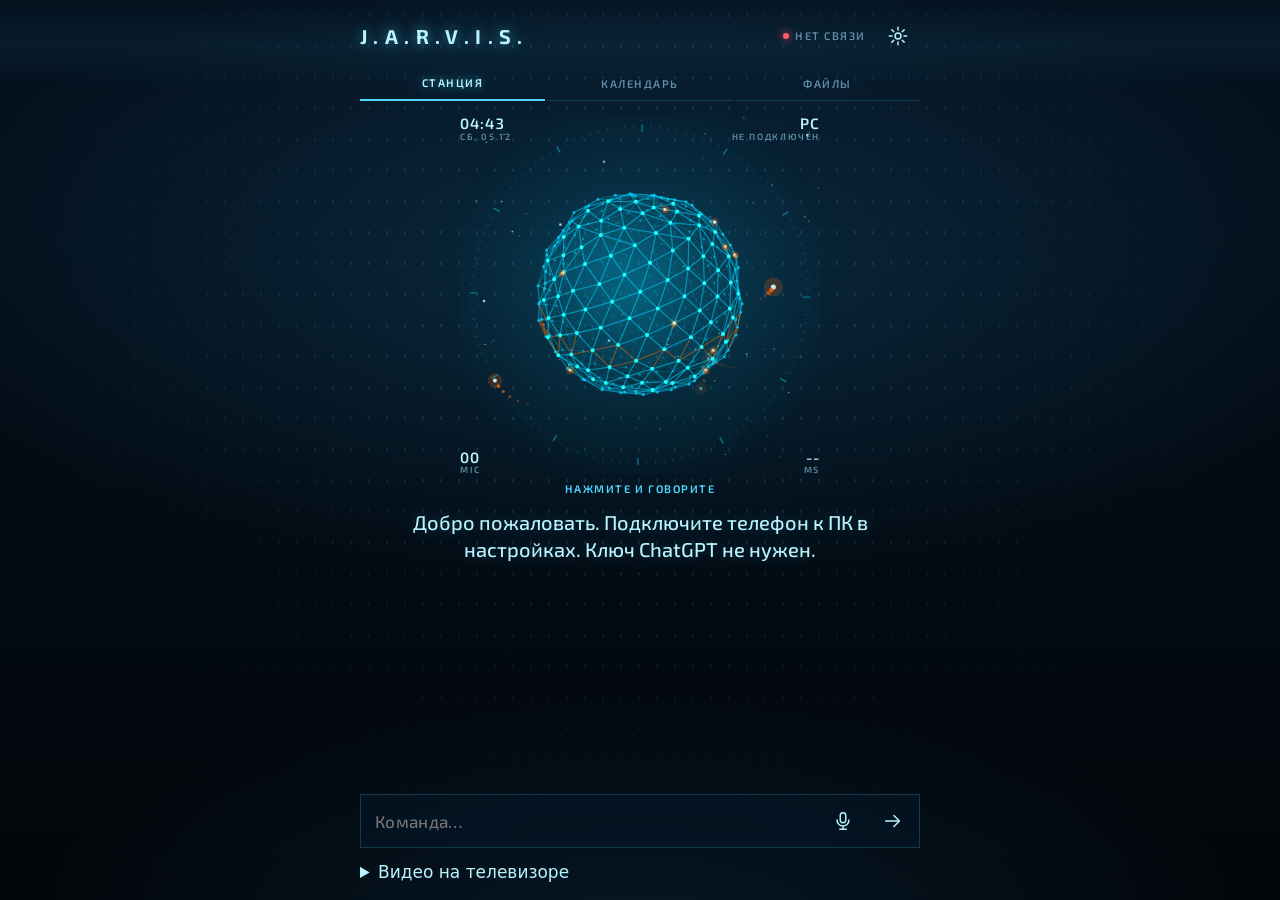
<file: index.html>
<!doctype html>
<html lang="ru">
<head>
<meta charset="utf-8">
<meta name="viewport" content="width=device-width,initial-scale=1,viewport-fit=cover">
<meta http-equiv="Content-Security-Policy" content="default-src 'self'; script-src 'self' https://cdn.jsdelivr.net; style-src 'self'; img-src 'self' blob: data:; media-src 'self' blob:; connect-src 'self' https://www.googleapis.com https://api.open-meteo.com https://geocoding-api.open-meteo.com https://*.ts.net https://cdn.jsdelivr.net; base-uri 'none'; form-action 'none'">
<meta name="referrer" content="no-referrer">
<meta name="apple-mobile-web-app-capable" content="yes">
<meta name="mobile-web-app-capable" content="yes">
<meta name="apple-mobile-web-app-status-bar-style" content="black-translucent">
<meta name="apple-mobile-web-app-title" content="JARVIS">
<meta name="theme-color" content="#02060a">
<link rel="manifest" href="manifest.webmanifest">
<link rel="apple-touch-icon" href="icon-180.png">
<link rel="icon" href="icon-180.png">
<link rel="stylesheet" href="app.css">
<link rel="stylesheet" href="mobile.css">
<title>JARVIS</title>
</head>
<body>
<main id="app" class="screen">
  <header class="brand">
    <h1>J.A.R.V.I.S.</h1>
    <span class="hud status"><span id="dot" class="dot"></span><span id="conn">в сети</span></span>
    <button id="gear" class="icon" type="button" aria-label="Настройки">
      <svg viewBox="0 0 24 24" aria-hidden="true"><circle cx="12" cy="12" r="3.2"/><path d="M12 2.5v3M12 18.5v3M2.5 12h3M18.5 12h3M5.3 5.3l2.1 2.1M16.6 16.6l2.1 2.1M5.3 18.7l2.1-2.1M16.6 7.4l2.1-2.1"/></svg>
    </button>
  </header>
  <nav class="tabs3">
    <button data-tab="station" class="tab on">Станция</button>
    <button data-tab="calendar" class="tab">Календарь</button>
    <button data-tab="files" class="tab">Файлы</button>
  </nav>

  <section id="station" class="pane">
    <div class="hudwrap">
      <div class="readout tl"><b id="clock">--:--</b><span id="date">--</span></div>
      <div class="readout tr"><b id="pcmark">PC</b><span id="pcstate">нет связи</span></div>
      <button id="reactor" class="reactor" type="button" aria-label="Говорить с JARVIS"><canvas id="orb" aria-hidden="true"></canvas></button>
      <div class="readout bl"><b id="lvl">00</b><span>mic</span></div>
      <div class="readout br"><b id="lat">--</b><span>ms</span></div>
    </div>
    <div id="state" class="label hud">нажмите и говорите</div>
    <p id="reply" class="reply" aria-live="polite"></p>
    <div id="extra" class="extra"></div>
    <form id="ask" class="askbar">
      <input id="say" maxlength="1000" placeholder="Команда…" enterkeyhint="send" autocomplete="off">
      <button id="mic" class="icon" type="button" aria-label="Говорить">
        <svg viewBox="0 0 24 24" aria-hidden="true"><rect x="9" y="3" width="6" height="11" rx="3"/><path d="M5.5 11a6.5 6.5 0 0 0 13 0M12 17.5V21M8.5 21h7"/></svg>
      </button>
      <button class="icon send" type="submit" aria-label="Передать">
        <svg viewBox="0 0 24 24" aria-hidden="true"><path d="M4 12h15M13 6l6 6-6 6"/></svg>
      </button>
    </form>
    <details id="tvpanel">
      <summary>Видео на телевизоре</summary>
      <p id="tvdev" class="muted small" hidden>DEV — ChatGPT и видео через компьютер</p>
      <div id="tvpair" hidden>
        <label for="tvcode">Код подключения с компьютера</label>
        <div class="askbar">
          <input id="tvcode" inputmode="numeric" autocomplete="one-time-code" maxlength="6" placeholder="6 цифр">
          <button id="tvpairbutton" type="button">Подключить</button>
        </div>
        <p id="tvpairstate" class="muted small" role="status"></p>
      </div>
      <p class="muted small">Вставьте ссылку на найденное видео. Нужны включённый ПК и подключение к нему в настройках.</p>
      <form id="tvform" class="askbar">
        <input id="tvurl" type="url" maxlength="500" required placeholder="https://…" aria-label="Ссылка на видео" enterkeyhint="send">
        <button id="tvsend" type="submit">На ТВ</button>
      </form>
      <p id="tvmsg" class="muted small" role="status" aria-live="polite">Ссылка отправляется по кнопке «На ТВ». Поддержка сайта зависит от исполнителя на ПК.</p>
    </details>
  </section>

  <section id="calendar" class="pane" hidden>
    <div class="row"><button id="calrefresh" type="button" class="wide">Обновить</button></div>
    <ul id="callist" class="list"></ul>
  </section>

  <section id="files" class="pane" hidden>
    <h2 class="hud">С телефона на компьютер</h2>
    <label class="wide filebtn">Выбрать файл и отправить<input id="upload" type="file" multiple></label>
    <p id="upmsg" class="muted small"></p>
    <h2 class="hud">С компьютера на телефон</h2>
    <form id="findform" class="askbar">
      <input id="findq" maxlength="100" placeholder="Имя файла на ПК…" autocomplete="off">
      <button class="icon send" type="submit" aria-label="Найти"><svg viewBox="0 0 24 24" aria-hidden="true"><circle cx="10.5" cy="10.5" r="6"/><path d="M15 15l5 5"/></svg></button>
    </form>
    <ul id="findlist" class="list"></ul>
  </section>
</main>

<aside id="settings" class="sheet" hidden aria-label="Настройки">
  <div class="sheet-body frame">
    <div class="sheet-head"><span class="hud">настройки</span>
      <button id="close" class="icon" type="button" aria-label="Закрыть"><svg viewBox="0 0 24 24" aria-hidden="true"><path d="M6 6l12 12M18 6L6 18"/></svg></button></div>
    <button id="briefing" type="button" class="wide">Брифинг</button>

    <h2 class="hud">ChatGPT</h2>
    <p id="chatgptstate" class="muted small">Подключение через ваш ПК. Ключ API на телефоне не нужен.</p>
    <h2 class="hud">Голос</h2>
    <p class="muted small">Распознавание на ПК, озвучивание голосом телефона. Без дополнительных ключей.</p>
    <label class="check"><input id="speak" type="checkbox" checked> Озвучивать ответы</label>
    <button id="soundtest" type="button" class="wide">Проверить звук</button>

    <h2 class="hud">Google Календарь</h2>
    <input id="gclient" autocomplete="off" placeholder="Client ID (….apps.googleusercontent.com)">
    <button id="glogin" type="button" class="wide">Войти в Google</button>
    <p id="gstate" class="muted small"></p>

    <h2 class="hud">Компьютер (файлы)</h2>
    <input id="pcurl" autocomplete="off" placeholder="https://ваш-пк.….ts.net">
    <input id="pccode" inputmode="numeric" autocomplete="one-time-code" placeholder="6-значный код с ПК">
    <button id="pcpair" type="button" class="wide">Подключить компьютер</button>
    <p id="pcmsg" class="muted small"></p>

    <h2 class="hud">Siri</h2>
    <button id="siricopy" type="button" class="wide">Скопировать ключ для Siri</button>
    <p class="muted small">Команды → «+» → «Продиктовать текст» → «Получить содержимое URL»: адрес из буфера, метод POST,
      заголовок Authorization = ключ, тело JSON: text = «Продиктованный текст» → «Получить значение» speech →
      «Произнести текст». Назовите команду «Джарвис» и скажите: «Привет, Siri, Джарвис».</p>
    <p id="sirimsg" class="muted small"></p>

    <h2 class="hud">Уведомления</h2>
    <button id="pushon" type="button" class="wide">Включить уведомления с ПК</button>
    <p class="muted small">Напоминания и сводки от JARVIS. На iPhone работают, только если JARVIS открыт с экрана «Домой».</p>
    <p id="pushmsg" class="muted small"></p>

    <h2 class="hud">Брифинг</h2>
    <input id="city" autocomplete="off" placeholder="город для погоды">
    <label class="check"><input id="awake" type="checkbox"> Экран не гаснет</label>

    <h2 class="hud">Отладка</h2>
    <label class="check"><input id="debug" type="checkbox"> Консоль отладки (Eruda)</label>
    <p class="muted small">Кнопка консоли в углу экрана: ошибки, запросы к ПК и ChatGPT. В ней видны ключи этого телефона — не показывайте экран посторонним.</p>

    <button id="save" type="button" class="wide">Сохранить</button>
    <button id="forget" type="button" class="wide danger">Стереть ключи и настройки с телефона</button>
  </div>
</aside>
<script src="orb.js"></script>
<script type="module" src="main.js"></script>
<script type="module" src="tv_ui.js"></script>
</body>
</html>
</file>
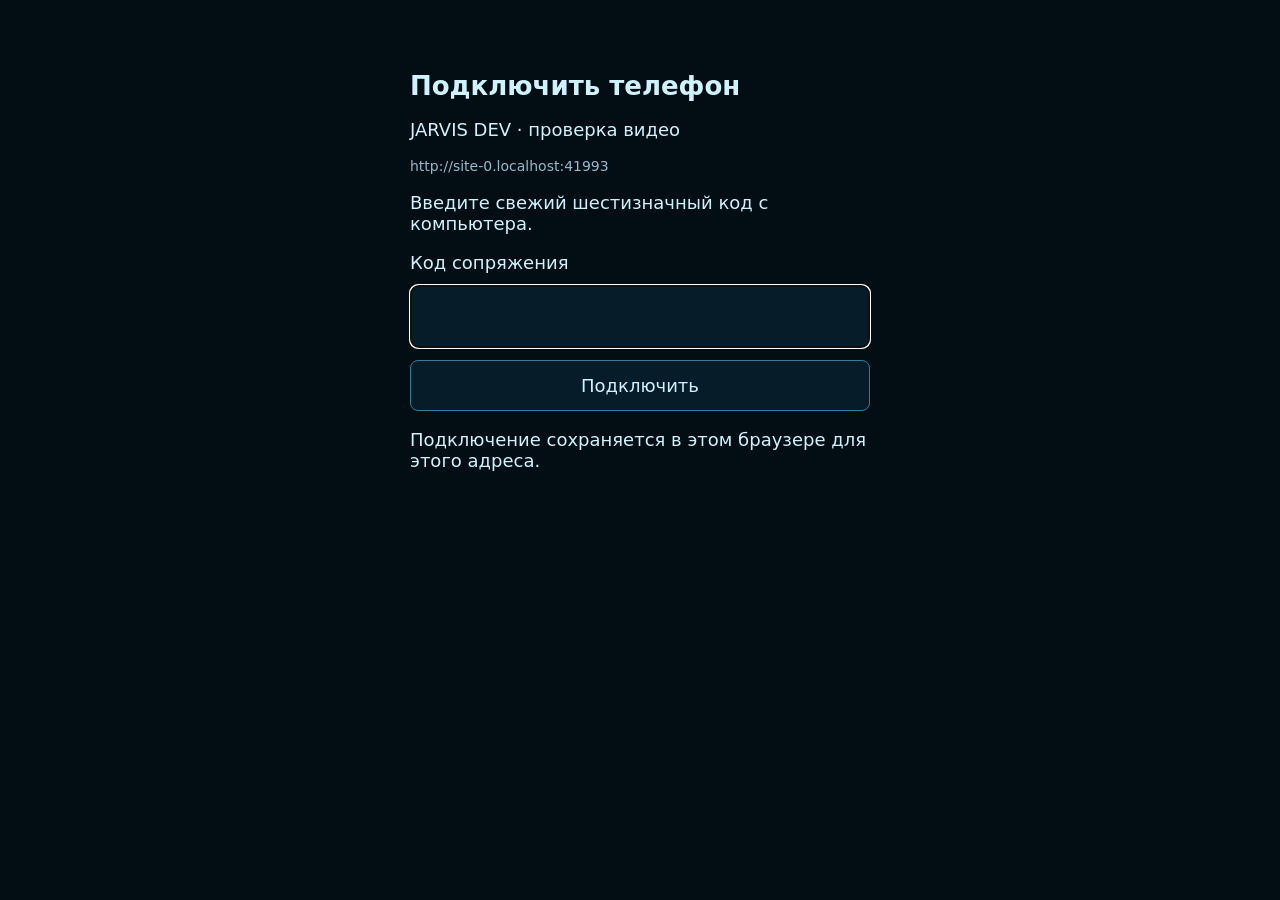
<file: connect.html>
<!doctype html>
<html lang="ru"><head><meta charset="utf-8"><meta name="viewport" content="width=device-width,initial-scale=1">
<meta http-equiv="Content-Security-Policy" content="default-src 'self'; script-src 'self'; style-src 'self'; connect-src 'self'; base-uri 'none'; form-action 'none'">
<title>Подключить телефон к JARVIS DEV</title><link rel="stylesheet" href="mobile.css"><link rel="stylesheet" href="connect.css"></head>
<body><main class="connectcard"><h1>Подключить телефон</h1><p>JARVIS DEV · проверка видео</p><p id="address"></p>
<p>Введите свежий шестизначный код с компьютера.</p>
<form id="pairform"><label for="code">Код сопряжения</label><input id="code" inputmode="numeric" autocomplete="one-time-code" pattern="[0-9]{6}" maxlength="6" required autofocus><button id="connect" type="submit">Подключить</button></form>
<p id="message" role="status" aria-live="polite"></p><a id="open" href="./" hidden>Открыть JARVIS</a>
<p>Подключение сохраняется в этом браузере для этого адреса.</p></main><script type="module" src="connect.js"></script></body></html>
</file>
<file: app.css>
/* JARVIS phone station: holographic HUD (cyan on near-black, hairlines, rotating rings). */
/* Exo 2 (SIL OFL 1.1), self-hosted: the phone never contacts Google. */
@font-face { font-family: "Exo 2"; font-style: normal; font-weight: 300 800; font-display: swap;
  src: url(fonts/exo2-cyrillic.woff2) format("woff2"); unicode-range: U+0301, U+0400-045F, U+0490-0491, U+04B0-04B1, U+2116; }
@font-face { font-family: "Exo 2"; font-style: normal; font-weight: 300 800; font-display: swap;
  src: url(fonts/exo2-latin.woff2) format("woff2"); unicode-range: U+0000-00FF, U+0131, U+0152-0153, U+02BB-02BC, U+02C6, U+02DA, U+02DC, U+2000-206F, U+20AC, U+2122, U+2191, U+2193, U+2212, U+2215, U+FEFF, U+FFFD; }
:root {
  --bg: #02060a; --bg2: #051220; --glass: rgba(6, 24, 40, .62); --line: rgba(79, 216, 255, .2); --line2: rgba(79, 216, 255, .45);
  --text: #dff6ff; --muted: #5f8aa6; --cyan: #4fd8ff; --cyan2: #b8f4ff; --deep: #0a6d99;
  --ok: #45f0a8; --warn: #ffb547; --bad: #ff5d6c;
  --mono: ui-monospace, "SF Mono", Menlo, Consolas, monospace;
  --hud: "Exo 2", -apple-system, "SF Pro Display", system-ui, sans-serif;
  --core: var(--cyan); --spin: 1; --lvl: 0;
}
* { box-sizing: border-box; -webkit-tap-highlight-color: transparent; }
html, body { margin: 0; background: var(--bg); color: var(--text); }
body {
  font: 17px/1.45 -apple-system, BlinkMacSystemFont, "SF Pro Text", system-ui, sans-serif;
  padding: max(10px, env(safe-area-inset-top)) 16px max(14px, env(safe-area-inset-bottom));
  min-height: 100dvh; -webkit-text-size-adjust: 100%; overflow-x: hidden;
  background:
    radial-gradient(90% 55% at 50% 30%, rgba(30, 150, 210, .2), transparent 65%),
    radial-gradient(70% 40% at 50% 105%, rgba(20, 90, 140, .22), transparent 70%),
    linear-gradient(var(--bg2), var(--bg));
}
/* dot field + slow scanline */
body::before, body::after { content: ""; position: fixed; inset: 0; pointer-events: none; z-index: 0; }
body::before {
  background-image: radial-gradient(rgba(79, 216, 255, .13) 1px, transparent 1.4px);
  background-size: 18px 31px;
  mask-image: radial-gradient(ellipse at 50% 35%, #000 20%, transparent 70%);
  -webkit-mask-image: radial-gradient(ellipse at 50% 35%, #000 20%, transparent 70%);
}
body::after { height: 90px; background: linear-gradient(transparent, rgba(79, 216, 255, .05), transparent);
  animation: scan 9s linear infinite; }
@keyframes scan { from { transform: translateY(-90px); } to { transform: translateY(100dvh); } }
[hidden] { display: none !important; }
.screen { position: relative; z-index: 1; max-width: 560px; margin: 0 auto; }

/* ---------- typography ---------- */
.hud { font-family: var(--hud); font-size: 11px; font-weight: 600; letter-spacing: .14em; text-transform: uppercase; color: var(--muted); }
.brand { display: flex; align-items: center; gap: 10px; margin: 4px 0 8px; }
.brand h1 { margin: 0; flex: 1; font: 700 20px/1 var(--hud); letter-spacing: .32em; color: var(--cyan2);
  text-shadow: 0 0 14px rgba(79, 216, 255, .7); }
.status { white-space: nowrap; }
.dot { display: inline-block; width: 6px; height: 6px; border-radius: 50%; background: var(--ok);
  box-shadow: 0 0 8px var(--ok); margin-right: 6px; vertical-align: 1px; animation: blink 2.4s infinite; }
.dot.off { background: var(--bad); box-shadow: 0 0 8px var(--bad); }
@keyframes blink { 50% { opacity: .35; } }
.muted { color: var(--muted); }

/* ---------- panels ---------- */
.frame { position: relative; background: var(--glass); border: 1px solid var(--line); border-radius: 2px;
  padding: 14px 16px; backdrop-filter: blur(10px); -webkit-backdrop-filter: blur(10px); }
.frame::before, .frame::after { content: ""; position: absolute; width: 12px; height: 12px; border: 1.5px solid var(--cyan); }
.frame::before { top: -1px; left: -1px; border-right: 0; border-bottom: 0; }
.frame::after { bottom: -1px; right: -1px; border-left: 0; border-top: 0; }

/* ---------- inputs & buttons ---------- */
input[type=password], input:not([type]) {
  width: 100%; font: 500 17px var(--hud); letter-spacing: .02em; color: var(--cyan2); background: rgba(2, 10, 18, .85);
  border: 1px solid var(--line); border-radius: 2px; padding: 13px 14px; margin: 8px 0; caret-color: var(--cyan);
}
input:focus { outline: none; border-color: var(--cyan); box-shadow: 0 0 0 3px rgba(79, 216, 255, .14); }
button { font: inherit; color: var(--text); background: transparent; border: 1px solid var(--line);
  border-radius: 2px; padding: 12px 16px; cursor: pointer; }
button:active { background: rgba(79, 216, 255, .12); }
button.primary { width: 100%; font: 700 15px var(--hud); letter-spacing: .2em; text-transform: uppercase;
  color: #021018; background: linear-gradient(90deg, var(--cyan), var(--cyan2)); border: 0;
  clip-path: polygon(10px 0, 100% 0, 100% calc(100% - 10px), calc(100% - 10px) 100%, 0 100%, 0 10px);
  box-shadow: 0 0 24px rgba(79, 216, 255, .35); }
button.icon { display: grid; place-items: center; width: 44px; height: 44px; padding: 0; flex: none; }
button.icon svg { width: 22px; height: 22px; fill: none; stroke: var(--cyan2); stroke-width: 1.6; stroke-linecap: round; stroke-linejoin: round; }
#gear { border-color: transparent; }
#gear svg { transition: transform .4s; }
#gear:active svg { transform: rotate(60deg); }
button.wide { width: 100%; margin-top: 8px; font: 600 14px var(--hud); letter-spacing: .08em; color: var(--cyan2); }
button.danger { color: var(--bad); border-color: rgba(255, 93, 108, .35); margin-top: 22px; }
.check { display: flex; gap: 10px; align-items: center; margin: 10px 0; color: var(--text); font-size: 15px; }
.check input { appearance: none; -webkit-appearance: none; width: 40px; height: 22px; border-radius: 11px;
  border: 1px solid var(--line); background: rgba(2, 10, 18, .85); position: relative; flex: none; margin: 0; }
.check input::after { content: ""; position: absolute; top: 3px; left: 3px; width: 14px; height: 14px; border-radius: 50%;
  background: var(--muted); transition: transform .2s, background .2s; }
.check input:checked { border-color: var(--cyan); }
.check input:checked::after { transform: translateX(18px); background: var(--cyan); box-shadow: 0 0 8px var(--cyan); }

/* ---------- tabs ---------- */
nav { display: grid; grid-template-columns: repeat(4, 1fr); gap: 2px; margin-bottom: 4px; }
.tab { font: 600 11px var(--hud); letter-spacing: .14em; text-transform: uppercase; padding: 10px 2px; color: var(--muted);
  border: 0; border-bottom: 1px solid var(--line); border-radius: 0; }
.tab.on { color: var(--cyan2); border-bottom: 2px solid var(--cyan); text-shadow: 0 0 10px rgba(79, 216, 255, .7); }

/* ---------- HUD reactor (SVG) ---------- */
.hudwrap { position: relative; width: min(88vw, 360px); margin: 10px auto 0; aspect-ratio: 1; }
.reactor { position: absolute; inset: 0; padding: 0; border: 0; border-radius: 50%; background: none; touch-action: none;
  -webkit-user-select: none; user-select: none; -webkit-touch-callout: none; }
.reactor:active { background: none; }
.reactor svg, .reactor canvas { display: block; width: 100%; height: 100%; overflow: visible; }
.reactor circle { fill: none; }
.tick { stroke: var(--core); stroke-width: 7; stroke-dasharray: 1 9.05; opacity: .45; }
.tick-major { stroke: var(--core); stroke-width: 12; stroke-dasharray: 2 90.15; opacity: .9; }
.hair { stroke: var(--line2); stroke-width: 1; opacity: .7; }
.hair.bright { stroke: var(--core); opacity: .9; filter: drop-shadow(0 0 4px var(--core)); }
.arc { stroke: var(--core); filter: drop-shadow(0 0 5px var(--core)); }
.a1 { stroke-width: 3; stroke-dasharray: 220 60 90 40 120 488; opacity: .85; }
.a2 { stroke-width: 9; stroke-dasharray: 60 8 60 8 60 734; opacity: .55; }
.a3 { stroke-width: 2; stroke-dasharray: 140 30 40 30 140 261; opacity: .9; }
.dash { stroke: var(--cyan2); stroke-width: 1.5; stroke-dasharray: 4 6; opacity: .55; }
.seg { stroke: var(--core); stroke-width: 14; stroke-dasharray: 38.3 12; opacity: .5; }
.reactor .core { fill: url(#g-core); filter: drop-shadow(0 0 18px var(--core)) drop-shadow(0 0 48px rgba(79, 216, 255, .45));
  transform-origin: 200px 200px; transform: scale(calc(1 + var(--lvl) * .35)); transition: transform .08s;
  animation: breathe 4s ease-in-out infinite; }
.glyph rect, .glyph path { fill: none; stroke: #032536; stroke-width: 3; stroke-linecap: round; opacity: .75; }
.labels text { font: 600 10px var(--hud); letter-spacing: .1em; fill: var(--muted); text-anchor: middle; }
.spin { transform-origin: 200px 200px; animation: spin calc(var(--d) / var(--spin)) linear infinite; }
.s-slow { --d: 90s; } .s-rev { --d: 60s; animation-direction: reverse; } .s-mid { --d: 24s; }
.s-rev2 { --d: 36s; animation-direction: reverse; } .s-fast { --d: 14s; } .s-mid2 { --d: 18s; animation-direction: reverse; }
.sweep { transform-origin: 200px 200px; animation: spin calc(6s / var(--spin)) linear infinite; }
@keyframes spin { to { transform: rotate(360deg); } }
@keyframes breathe { 50% { opacity: .82; } }
@keyframes talk { 0%, 100% { transform: scale(1); } 35% { transform: scale(1.12); } 65% { transform: scale(.96); } }
.reactor.thinking { --spin: 4; }
.reactor.listening { --spin: 2; --core: #7fe6ff; }
.reactor.listening .core { animation: none; }
.reactor.speaking .core { animation: talk .42s ease-in-out infinite; }
.reactor.error { --core: var(--warn); }
.reactor.listening .glyph rect, .reactor.listening .glyph path { stroke: #b00f2a; opacity: 1; }

.readout { position: absolute; display: grid; font-family: var(--hud); line-height: 1.1; pointer-events: none; }
.readout b { font-size: 15px; font-weight: 600; color: var(--cyan2); font-variant-numeric: tabular-nums; letter-spacing: .06em; }
.readout span { font-size: 9px; font-weight: 600; letter-spacing: .18em; text-transform: uppercase; color: var(--muted); }
.readout.tl { top: 0; left: 0; } .readout.tr { top: 0; right: 0; text-align: right; }
.readout.bl { bottom: 0; left: 0; } .readout.br { bottom: 0; right: 0; text-align: right; }
.label { text-align: center; color: var(--cyan); margin: 6px 0 4px; min-height: 1.2em; }

.reply { text-align: center; font: 500 20px/1.35 var(--hud); margin: 8px 0 12px; overflow-wrap: anywhere;
  color: var(--cyan2); text-shadow: 0 0 16px rgba(79, 216, 255, .3); }
.reply:empty { display: none; }

/* ---------- command bar ---------- */
.askbar { display: flex; gap: 6px; align-items: center; margin-top: 6px; padding: 4px; border: 1px solid var(--line);
  background: var(--glass); backdrop-filter: blur(10px); -webkit-backdrop-filter: blur(10px); }
.askbar input { margin: 0; border: 0; background: transparent; padding: 10px; }
.askbar input:focus { box-shadow: none; }
.askbar .icon { border: 0; }
#mic.on svg { stroke: var(--bad); filter: drop-shadow(0 0 6px var(--bad)); }

/* ---------- settings sheet ---------- */
.sheet { position: fixed; inset: 0; z-index: 10; background: rgba(1, 4, 8, .7); display: flex; align-items: flex-end;
  backdrop-filter: blur(4px); -webkit-backdrop-filter: blur(4px); }
.sheet-body { width: 100%; max-width: 560px; margin: 0 auto; max-height: 88dvh; overflow-y: auto;
  padding-bottom: max(18px, env(safe-area-inset-bottom)); animation: rise .22s ease-out; }
@keyframes rise { from { transform: translateY(30px); opacity: 0; } }
.sheet-head { display: flex; justify-content: space-between; align-items: center; }
.sheet-head .icon { border: 0; }
.sheet h2 { margin: 18px 0 6px; color: var(--cyan); }
.chips { display: grid; grid-template-columns: repeat(3, 1fr); gap: 6px; }
.chips button { min-height: 42px; padding: 6px 4px; font: 600 13px var(--hud); letter-spacing: .04em; color: var(--cyan2); }

/* ---------- gauges (summary) ---------- */
.cards { display: grid; grid-template-columns: repeat(3, 1fr); gap: 10px; margin-top: 8px; }
.gauge { text-align: center; padding: 14px 6px 12px; }
.dialwrap { position: relative; width: 74px; aspect-ratio: 1; margin: 0 auto 8px; }
.dial { position: absolute; inset: 0; border-radius: 50%;
  background: conic-gradient(var(--c, var(--cyan)) calc(var(--p, 0) * 1%), rgba(79, 216, 255, .12) 0);
  mask: radial-gradient(circle, transparent 60%, #000 61%); -webkit-mask: radial-gradient(circle, transparent 60%, #000 61%);
  filter: drop-shadow(0 0 6px var(--c, var(--cyan))); }
.dialwrap b { position: absolute; inset: 0; display: grid; place-items: center;
  font: 700 26px/1 var(--hud); font-variant-numeric: tabular-nums; color: var(--c, var(--cyan2)); }
.gauge span { font: 600 11px var(--hud); letter-spacing: .06em; text-transform: uppercase; color: var(--muted); }
.gauge.ok { --c: var(--ok); } .gauge.warn { --c: var(--warn); } .gauge.bad { --c: var(--bad); }
.note { grid-column: 1 / -1; }

/* ---------- telemetry lists ---------- */
.list { list-style: none; padding: 0; margin: 8px 0; display: grid; gap: 8px; }
.list li { position: relative; padding: 12px 14px 12px 18px; overflow-wrap: anywhere; background: var(--glass);
  border: 1px solid var(--line); border-radius: 2px; }
.list li::before { content: ""; position: absolute; left: 0; top: 8px; bottom: 8px; width: 3px; border-radius: 2px;
  background: var(--cyan); box-shadow: 0 0 8px var(--cyan); }
.list li.k-other::before { background: var(--bad); box-shadow: 0 0 8px var(--bad); }
.list li.k-pending::before, .list li.k-CANCELLED::before { background: var(--warn); box-shadow: 0 0 8px var(--warn); }
.list li.k-PASS::before, .list li.k-done::before { background: var(--ok); box-shadow: 0 0 8px var(--ok); }
.list .meta { display: flex; justify-content: space-between; gap: 8px; margin-top: 4px; }
.task { font: 600 15px var(--hud); color: var(--cyan2); }
.st { font: 700 11px var(--hud); letter-spacing: .06em; padding: 3px 8px; border-radius: 2px; border: 1px solid currentColor; }
.st.PASS, .st.done { color: var(--ok); }
.st.pending, .st.CANCELLED { color: var(--warn); }
.st.other { color: var(--bad); }

/* ---------- setup ---------- */
#setup .frame { margin-top: 18vh; }
#setup .brand h1 { font-size: 22px; }

.extra { display: grid; gap: 8px; margin: 0 0 12px; }
.extra:empty { display: none; }
.extra pre { white-space: pre-wrap; overflow-wrap: anywhere; max-height: 40vh; overflow: auto; margin: 0;
  font: 14px/1.4 var(--mono); background: rgba(2, 10, 18, .85); border: 1px solid var(--line); border-radius: 2px; padding: 12px; }
.extra img { width: 100%; border: 1px solid var(--line); border-radius: 2px; }
.extra button { font: 600 14px var(--hud); letter-spacing: .06em; color: var(--cyan2); }

@media (prefers-reduced-motion: reduce) {
  *, *::before, *::after { animation: none !important; transition: none !important; }
}

/* station fills the screen: HUD on top, the command bar at the bottom */
#station:not([hidden]) { display: flex; flex-direction: column; min-height: calc(100dvh - 120px - env(safe-area-inset-top) - env(safe-area-inset-bottom)); }
#station .askbar { margin-top: auto; }
.tvpanel { margin-top: 12px; border: 1px solid var(--line); padding: 10px; }
.tvpanel summary { cursor: pointer; color: var(--cyan2); font: 600 14px var(--hud); }
.tvpanel input { min-width: 0; flex: 1; }
.tvpanel button { flex-shrink: 0; padding: 10px; }
#station .tvpanel .askbar { margin-top: 8px; }
</file>
<file: mobile.css>
/* JARVIS Mobile: additions on top of the shared HUD stylesheet (app.css). */
nav.tabs3 { grid-template-columns: repeat(3, 1fr); }
.small { font-size: 13px; }
.pane h2 { margin: 18px 0 8px; color: var(--cyan); }
select { width: 100%; font: 500 15px var(--hud); color: var(--cyan2); background: rgba(2, 10, 18, .85);
  border: 1px solid var(--line); border-radius: 2px; padding: 12px; margin: 8px 0; -webkit-appearance: none; appearance: none; }
.filebtn { display: block; text-align: center; padding: 14px 16px; border: 1px solid var(--line); cursor: pointer; }
.filebtn input { display: none; }
.list li button { margin-top: 8px; font: 600 13px var(--hud); letter-spacing: .06em; color: var(--cyan2); }
.list .when { font: 600 12px var(--hud); letter-spacing: .08em; color: var(--cyan); text-transform: uppercase; }
.list .day { list-style: none; margin: 14px 0 0; padding: 0; border: 0; background: none; font: 600 11px var(--hud);
  letter-spacing: .16em; text-transform: uppercase; color: var(--muted); }
.list .day::before { display: none; }
.sheet input[type=password], .sheet input:not([type]), .sheet input[inputmode] { margin: 6px 0; }
.ok { color: var(--ok); } .bad { color: var(--bad); }

/* Explicit video handoff through the paired PC. */
#tvpanel { margin-top: 12px; }
#tvpanel summary { color: var(--cyan2, #b5eefa); cursor: pointer; }
#tvurl { min-width: 0; flex: 1; color: #c6f1ff; background: transparent; border: 0; padding: 12px; font: inherit; }
#tvsend { flex-shrink: 0; color: #c6f1ff; background: transparent; border: 1px solid #174354; padding: 12px; font: inherit; }
#tvsend:disabled { opacity: .5; }

#tvcode { min-width: 0; flex: 1; color: #c6f1ff; background: transparent; border: 0; padding: 12px; font: inherit; }
#tvpairbutton { flex-shrink: 0; color: #c6f1ff; background: transparent; border: 1px solid #174354; padding: 12px; font: inherit; }

/* The separate DEV origin is a focused TV trial, independent of cloud AI. */
body.tvdevmode nav, body.tvdevmode .hudwrap, body.tvdevmode #ask,
body.tvdevmode #state, body.tvdevmode #reply, body.tvdevmode #extra,
body.tvdevmode #gear { display: none !important; }
body.tvdevmode #station { min-height: 0 !important; }
</file>
<file: connect.css>
body { margin:0; background:#030d14; color:#cef3ff; font:18px system-ui,sans-serif; }
.connectcard { max-width:460px; margin:30px auto; padding:24px; } h1 { font-size:26px; }
#address { overflow-wrap:anywhere; font-size:14px; color:#91bbcd; }
#pairform { display:flex; flex-direction:column; gap:12px; } input,button { font:inherit; padding:14px; border:1px solid #377b96; background:#071c29; color:#cef3ff; border-radius:8px; }
input { font-size:28px; letter-spacing:8px; } button { cursor:pointer; } button:disabled { opacity:.5; }
#message { line-height:1.5; } a { color:#5de5ff; } [hidden] { display:none!important; }
</file>
